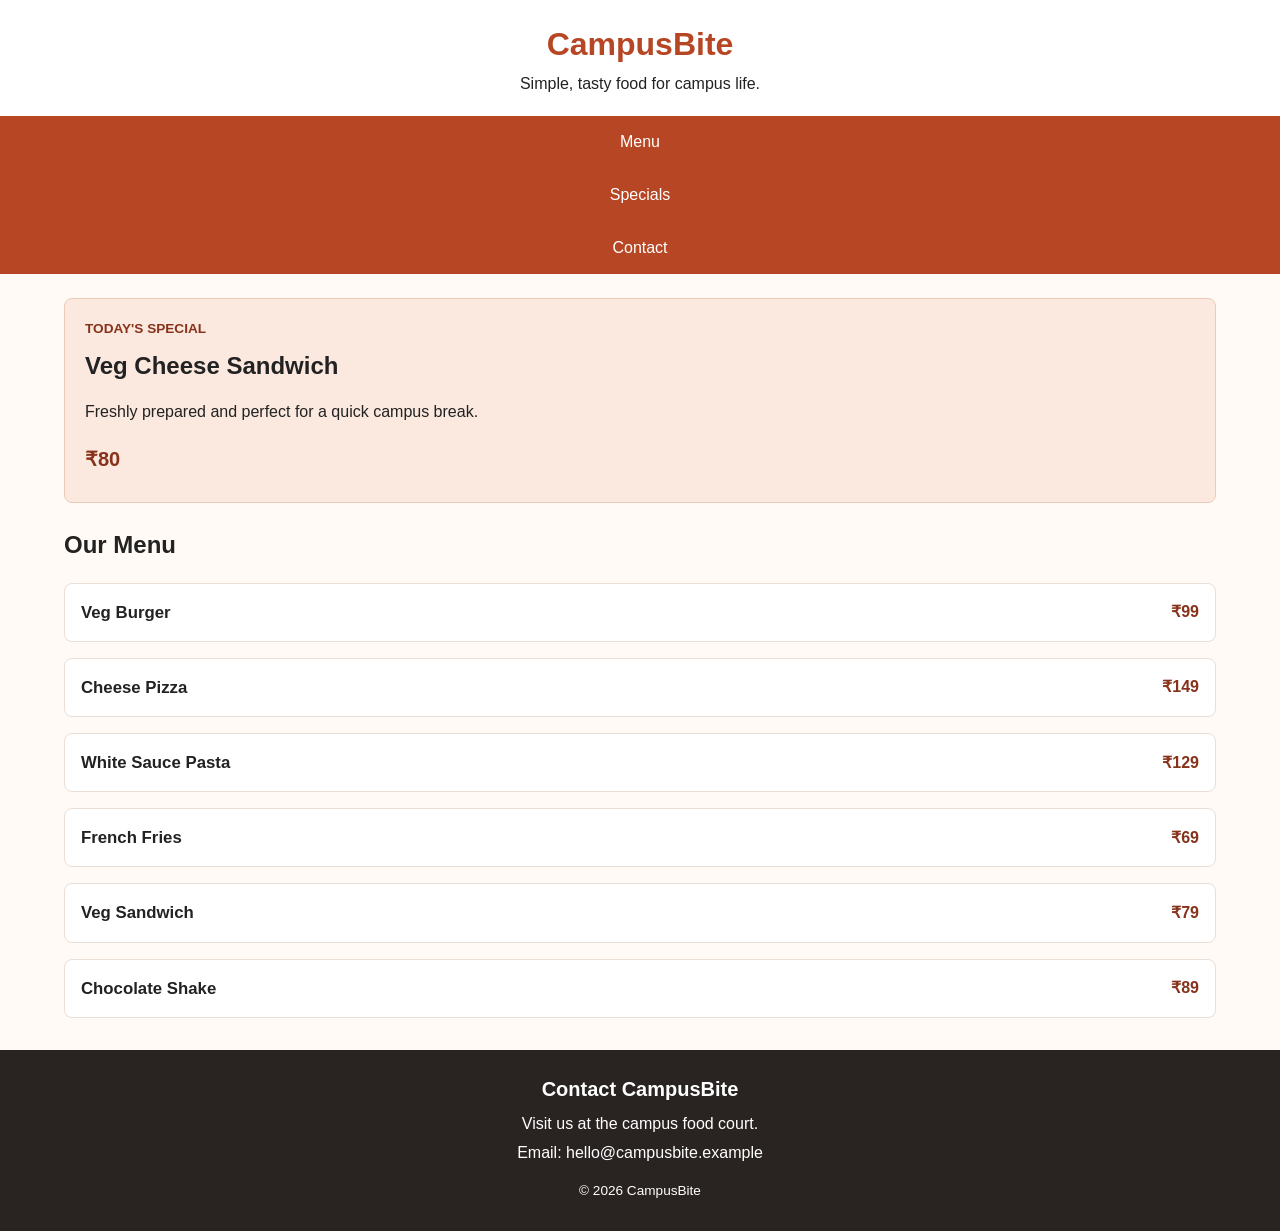
<file: campusbite 2/index.html>
<!doctype html>
<html lang="en">
<head>
  <meta charset="utf-8">
  <meta name="viewport" content="width=device-width, initial-scale=1">
  <meta name="description" content="Simple campus food menu at CampusBite.">
  <title>CampusBite</title>
  <link rel="stylesheet" href="styles.css">
</head>
<body>
  <header class="site-header">
    <div class="container">
      <h1>CampusBite</h1>
      <p>Simple, tasty food for campus life.</p>
    </div>
  </header>

  <nav class="site-nav" aria-label="Main navigation">
    <div class="container">
      <a href="#menu">Menu</a>
      <a href="#specials">Specials</a>
      <a href="#contact">Contact</a>
    </div>
  </nav>

  <main class="container">
    <section class="special" id="specials">
      <p class="eyebrow">Today's Special</p>
      <h2>Veg Cheese Sandwich</h2>
      <p>Freshly prepared and perfect for a quick campus break.</p>
      <p class="price">₹80</p>
    </section>

    <section id="menu">
      <h2>Our Menu</h2>
      <div class="menu-grid">
        <article class="menu-card">
          <h3>Veg Burger</h3>
          <p>₹99</p>
        </article>
        <article class="menu-card">
          <h3>Cheese Pizza</h3>
          <p>₹149</p>
        </article>
        <article class="menu-card">
          <h3>White Sauce Pasta</h3>
          <p>₹129</p>
        </article>
        <article class="menu-card">
          <h3>French Fries</h3>
          <p>₹69</p>
        </article>
        <article class="menu-card">
          <h3>Veg Sandwich</h3>
          <p>₹79</p>
        </article>
        <article class="menu-card">
          <h3>Chocolate Shake</h3>
          <p>₹89</p>
        </article>
      </div>
    </section>
  </main>

  <footer id="contact">
    <div class="container">
      <h2>Contact CampusBite</h2>
      <p>Visit us at the campus food court.</p>
      <p>Email: hello@campusbite.example</p>
      <p class="copyright">© 2026 CampusBite</p>
    </div>
  </footer>
</body>
</html>
</file>
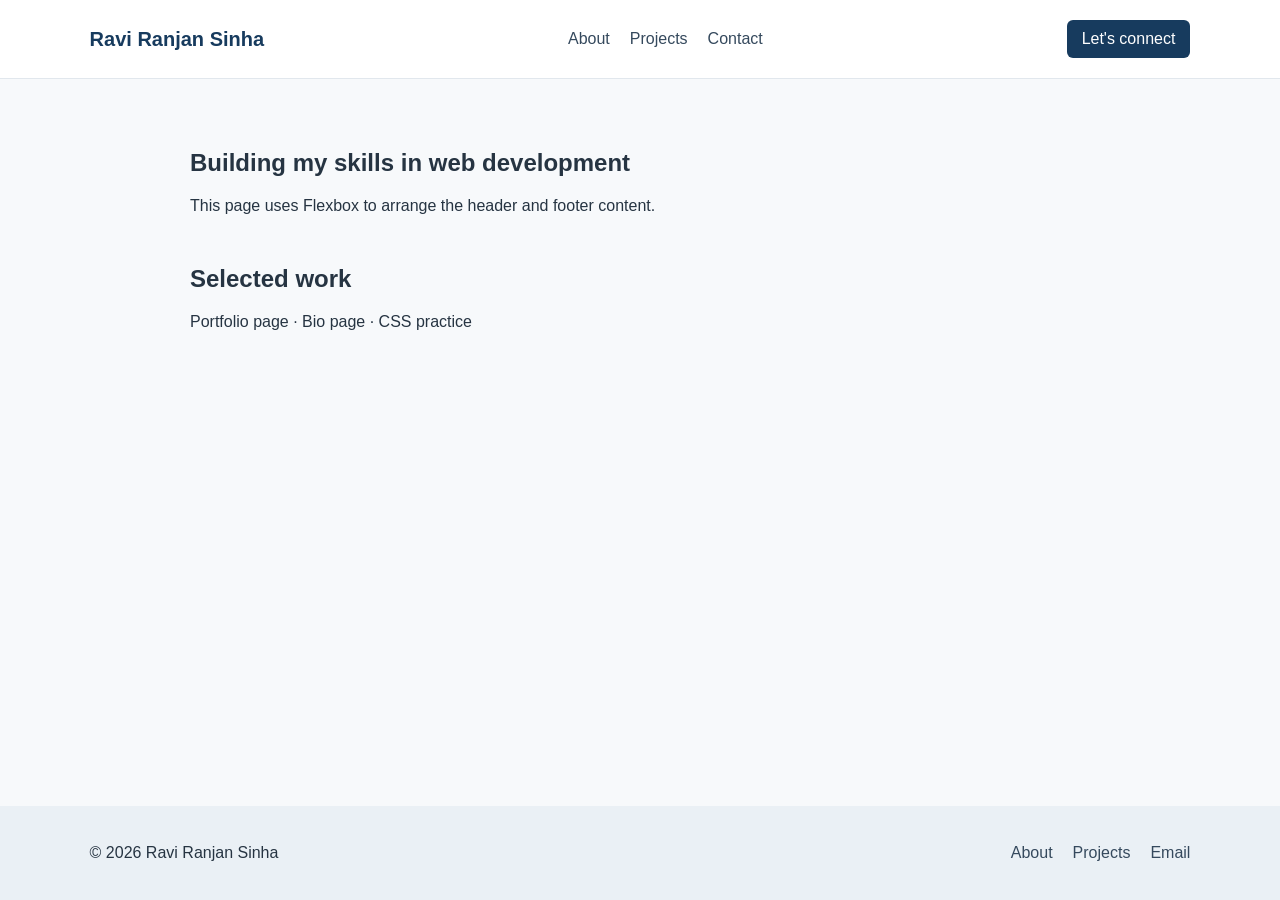
<file: P10/index.html>
<!DOCTYPE html>
<html lang="en">
<head>
    <meta charset="UTF-8">
    <meta name="viewport" content="width=device-width, initial-scale=1.0">
    <title>Portfolio Header and Footer</title>
    <link rel="stylesheet" href="style.css">
</head>
<body>
    <header class="header">
        <a class="logo" href="#">Ravi Ranjan Sinha</a>
        <nav>
            <a href="#about">About</a>
            <a href="#projects">Projects</a>
            <a href="#contact">Contact</a>
        </nav>
        <a class="header-button" href="#contact">Let's connect</a>
    </header>

    <main>
        <section id="about">
            <h1>Building my skills in web development</h1>
            <p>This page uses Flexbox to arrange the header and footer content.</p>
        </section>
        <section id="projects">
            <h2>Selected work</h2>
            <p>Portfolio page · Bio page · CSS practice</p>
        </section>
    </main>

    <footer class="footer" id="contact">
        <p>© 2026 Ravi Ranjan Sinha</p>
        <div class="footer-links">
            <a href="#about">About</a>
            <a href="#projects">Projects</a>
            <a href="mailto:raviranjansinha75209@gmail.com">Email</a>
        </div>
    </footer>
</body>
</html>
</file>
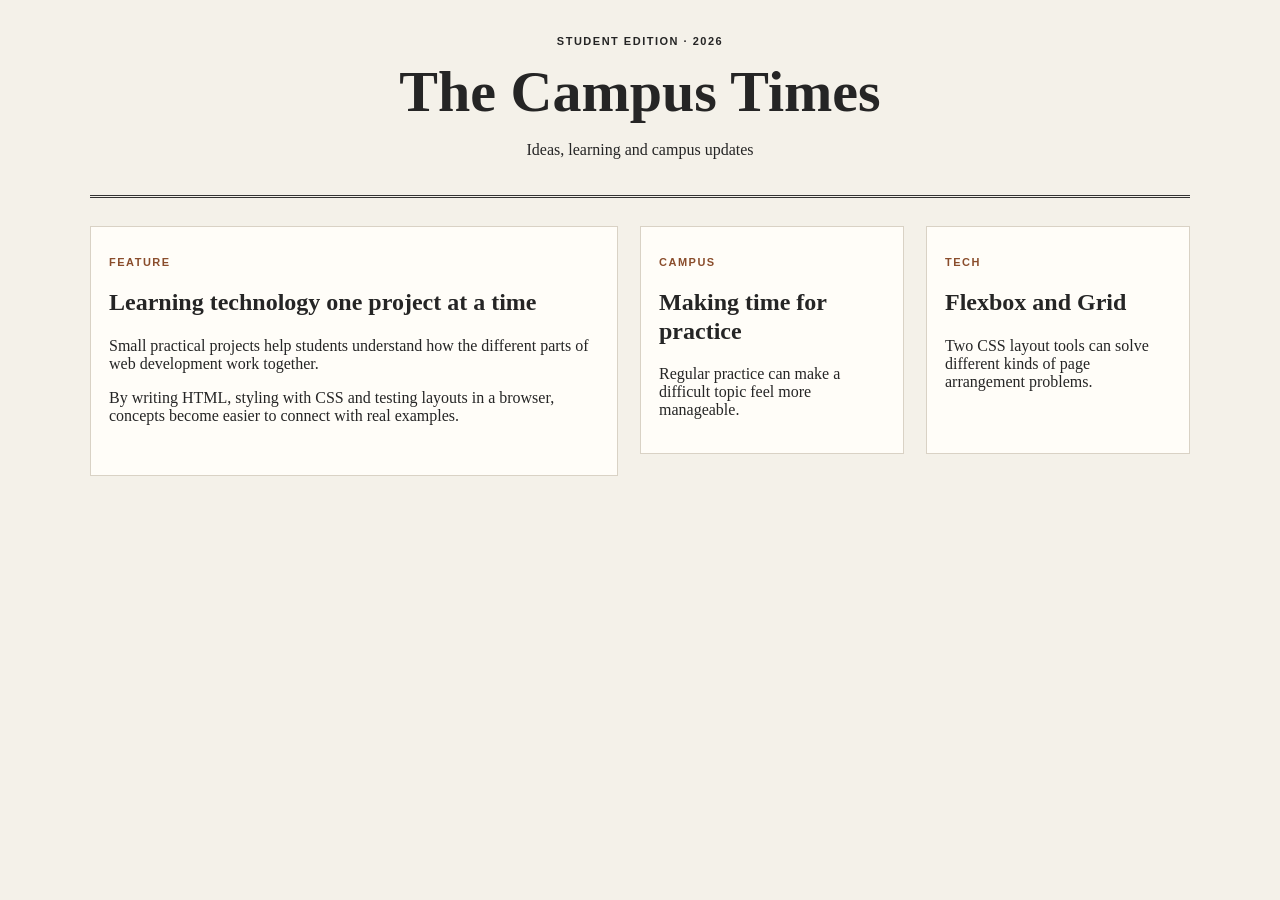
<file: P11/index.html>
<!DOCTYPE html>
<html lang="en">
<head>
    <meta charset="UTF-8">
    <meta name="viewport" content="width=device-width, initial-scale=1.0">
    <title>Newspaper Layout with CSS Grid</title>
    <link rel="stylesheet" href="style.css">
</head>
<body>
    <header class="masthead">
        <p class="date">STUDENT EDITION · 2026</p>
        <h1>The Campus Times</h1>
        <p>Ideas, learning and campus updates</p>
    </header>

    <main class="newspaper">
        <article class="story main-story">
            <p class="category">FEATURE</p>
            <h2>Learning technology one project at a time</h2>
            <p>Small practical projects help students understand how the different parts of web development work together.</p>
            <p>By writing HTML, styling with CSS and testing layouts in a browser, concepts become easier to connect with real examples.</p>
        </article>

        <article class="story side-story">
            <p class="category">CAMPUS</p>
            <h2>Making time for practice</h2>
            <p>Regular practice can make a difficult topic feel more manageable.</p>
        </article>

        <article class="story bottom-story">
            <p class="category">TECH</p>
            <h2>Flexbox and Grid</h2>
            <p>Two CSS layout tools can solve different kinds of page arrangement problems.</p>
        </article>
    </main>
</body>
</html>
</file>
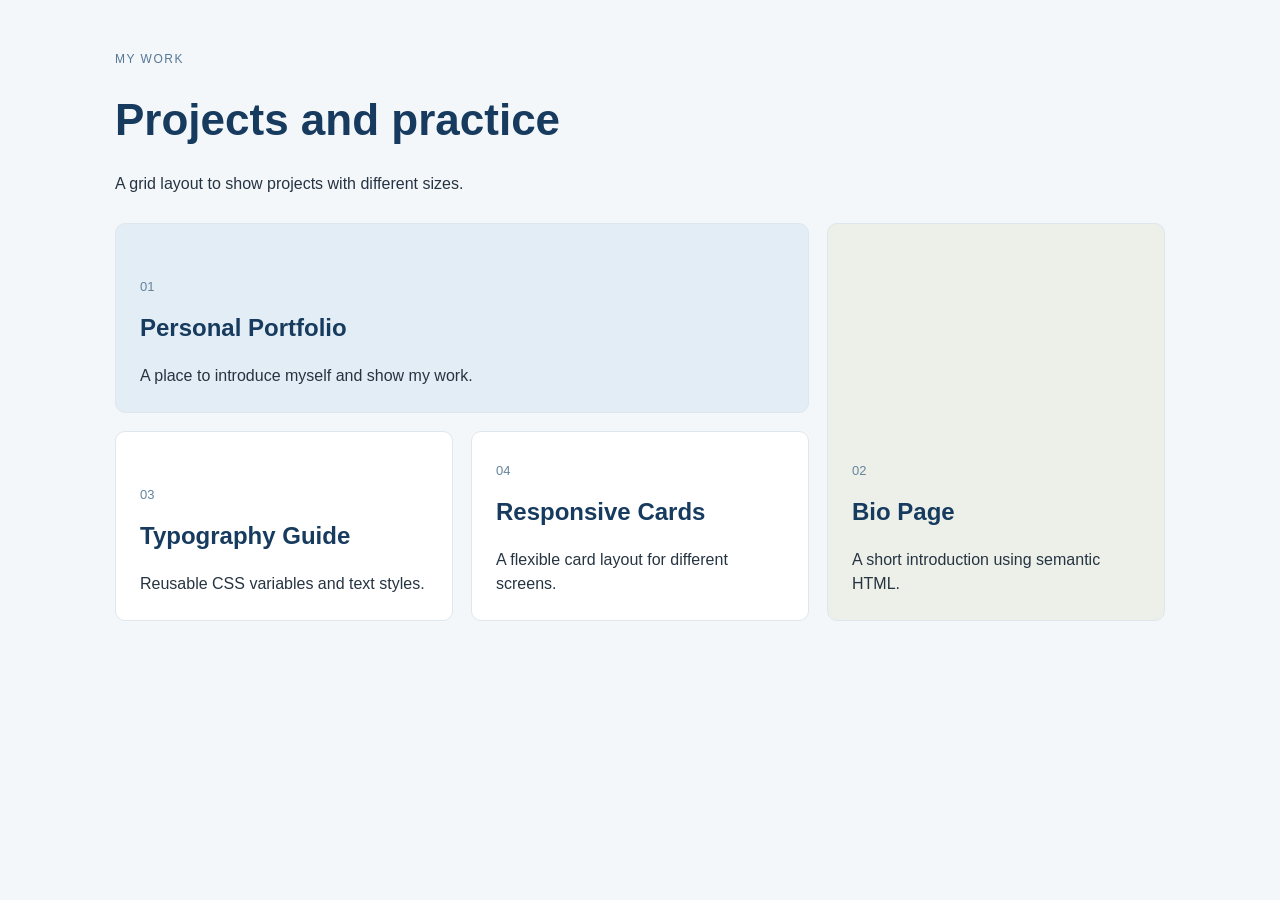
<file: P12/index.html>
<!DOCTYPE html>
<html lang="en">
<head>
    <meta charset="UTF-8">
    <meta name="viewport" content="width=device-width, initial-scale=1.0">
    <title>Portfolio Projects Grid</title>
    <link rel="stylesheet" href="style.css">
</head>
<body>
    <main class="page">
        <header class="page-heading">
            <p class="eyebrow">My work</p>
            <h1>Projects and practice</h1>
            <p>A grid layout to show projects with different sizes.</p>
        </header>

        <section class="projects">
            <article class="project project-large">
                <span>01</span>
                <h2>Personal Portfolio</h2>
                <p>A place to introduce myself and show my work.</p>
            </article>
            <article class="project project-tall">
                <span>02</span>
                <h2>Bio Page</h2>
                <p>A short introduction using semantic HTML.</p>
            </article>
            <article class="project">
                <span>03</span>
                <h2>Typography Guide</h2>
                <p>Reusable CSS variables and text styles.</p>
            </article>
            <article class="project">
                <span>04</span>
                <h2>Responsive Cards</h2>
                <p>A flexible card layout for different screens.</p>
            </article>
        </section>
    </main>
</body>
</html>
</file>
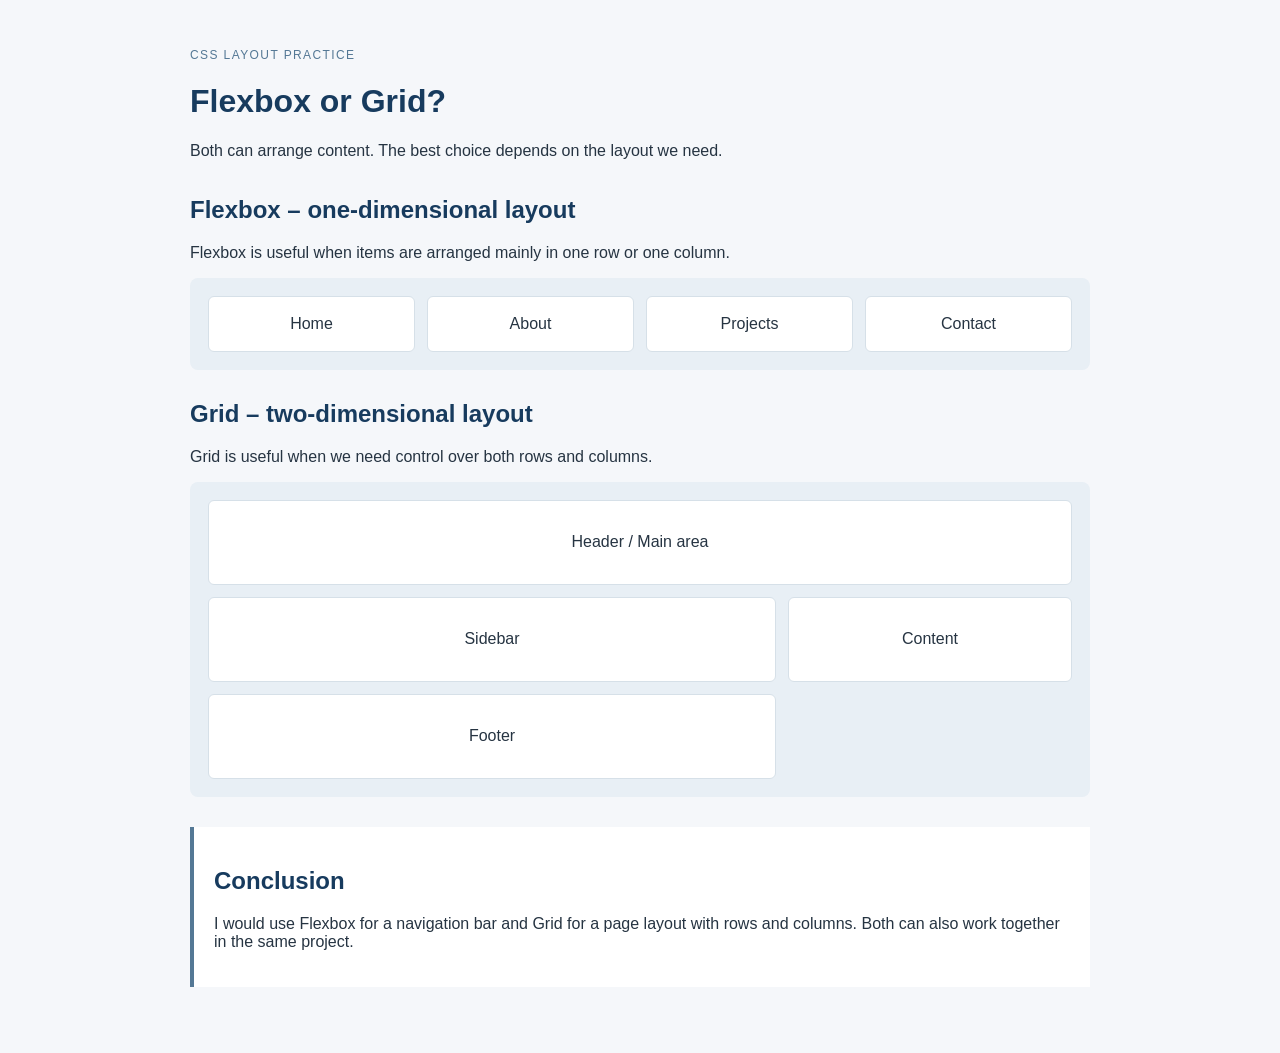
<file: P13/index.html>
<!DOCTYPE html>
<html lang="en">
<head>
    <meta charset="UTF-8">
    <meta name="viewport" content="width=device-width, initial-scale=1.0">
    <title>Flexbox and Grid Comparison</title>
    <link rel="stylesheet" href="style.css">
</head>
<body>
    <main class="page">
        <header>
            <p class="eyebrow">CSS layout practice</p>
            <h1>Flexbox or Grid?</h1>
            <p>Both can arrange content. The best choice depends on the layout we need.</p>
        </header>

        <section>
            <h2>Flexbox – one-dimensional layout</h2>
            <p>Flexbox is useful when items are arranged mainly in one row or one column.</p>
            <div class="flex-layout">
                <div>Home</div>
                <div>About</div>
                <div>Projects</div>
                <div>Contact</div>
            </div>
        </section>

        <section>
            <h2>Grid – two-dimensional layout</h2>
            <p>Grid is useful when we need control over both rows and columns.</p>
            <div class="grid-layout">
                <div class="wide">Header / Main area</div>
                <div>Sidebar</div>
                <div>Content</div>
                <div>Footer</div>
            </div>
        </section>

        <section class="note">
            <h2>Conclusion</h2>
            <p>I would use Flexbox for a navigation bar and Grid for a page layout with rows and columns. Both can also work together in the same project.</p>
        </section>
    </main>
</body>
</html>
</file>
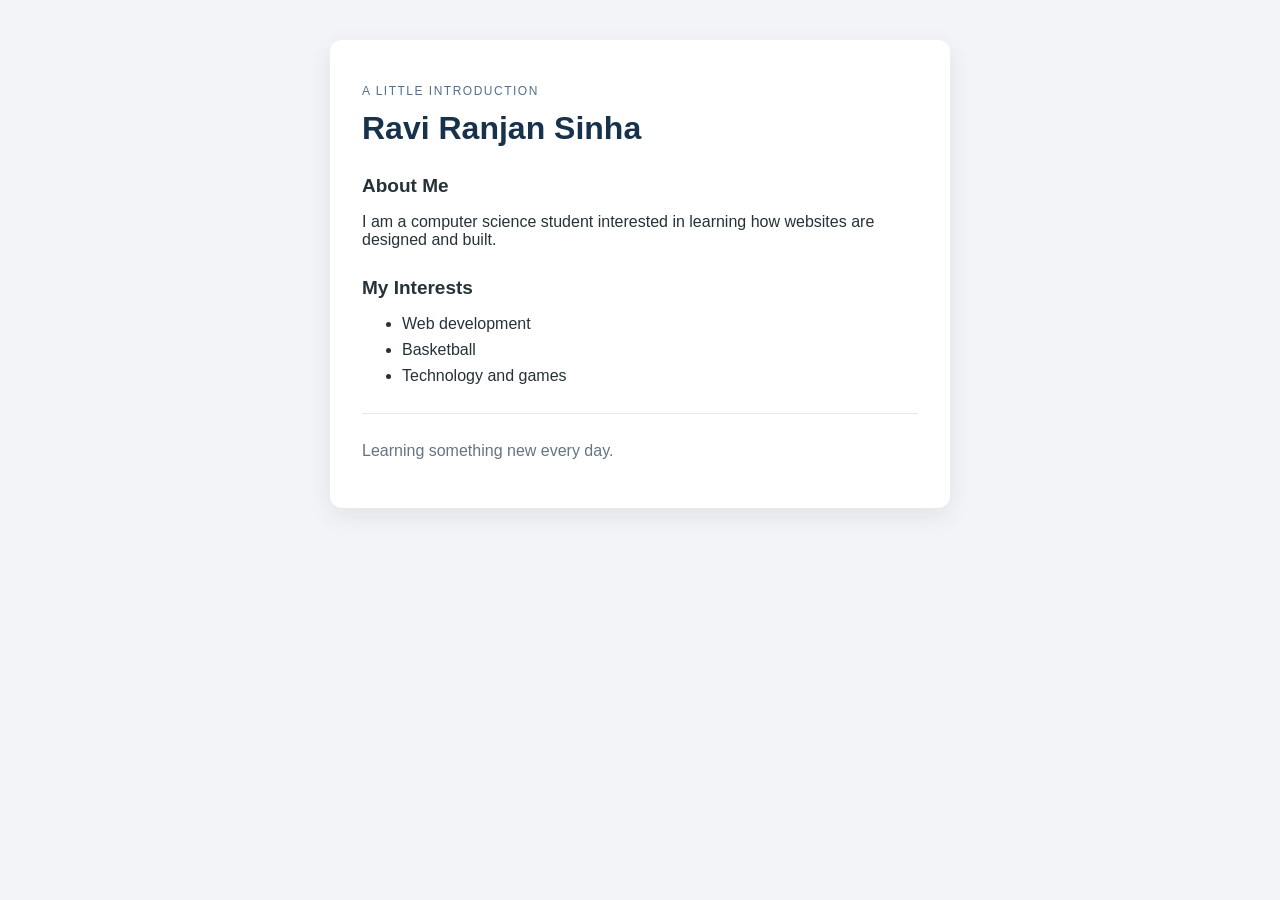
<file: P5/index.html>
<!DOCTYPE html>
<html lang="en">
<head>
    <meta charset="UTF-8">
    <meta name="viewport" content="width=device-width, initial-scale=1.0">
    <title>My Bio</title>
    <link rel="stylesheet" href="style.css">
</head>
<body>
    <main class="bio-card">
        <header>
            <p class="eyebrow">A little introduction</p>
            <h1>Ravi Ranjan Sinha</h1>
        </header>

        <section aria-labelledby="about-heading">
            <h2 id="about-heading">About Me</h2>
            <p>I am a computer science student interested in learning how websites are designed and built.</p>
        </section>

        <section aria-labelledby="interests-heading">
            <h2 id="interests-heading">My Interests</h2>
            <ul>
                <li>Web development</li>
                <li>Basketball</li>
                <li>Technology and games</li>
            </ul>
        </section>

        <footer>
            <p>Learning something new every day.</p>
        </footer>
    </main>
</body>
</html>
</file>
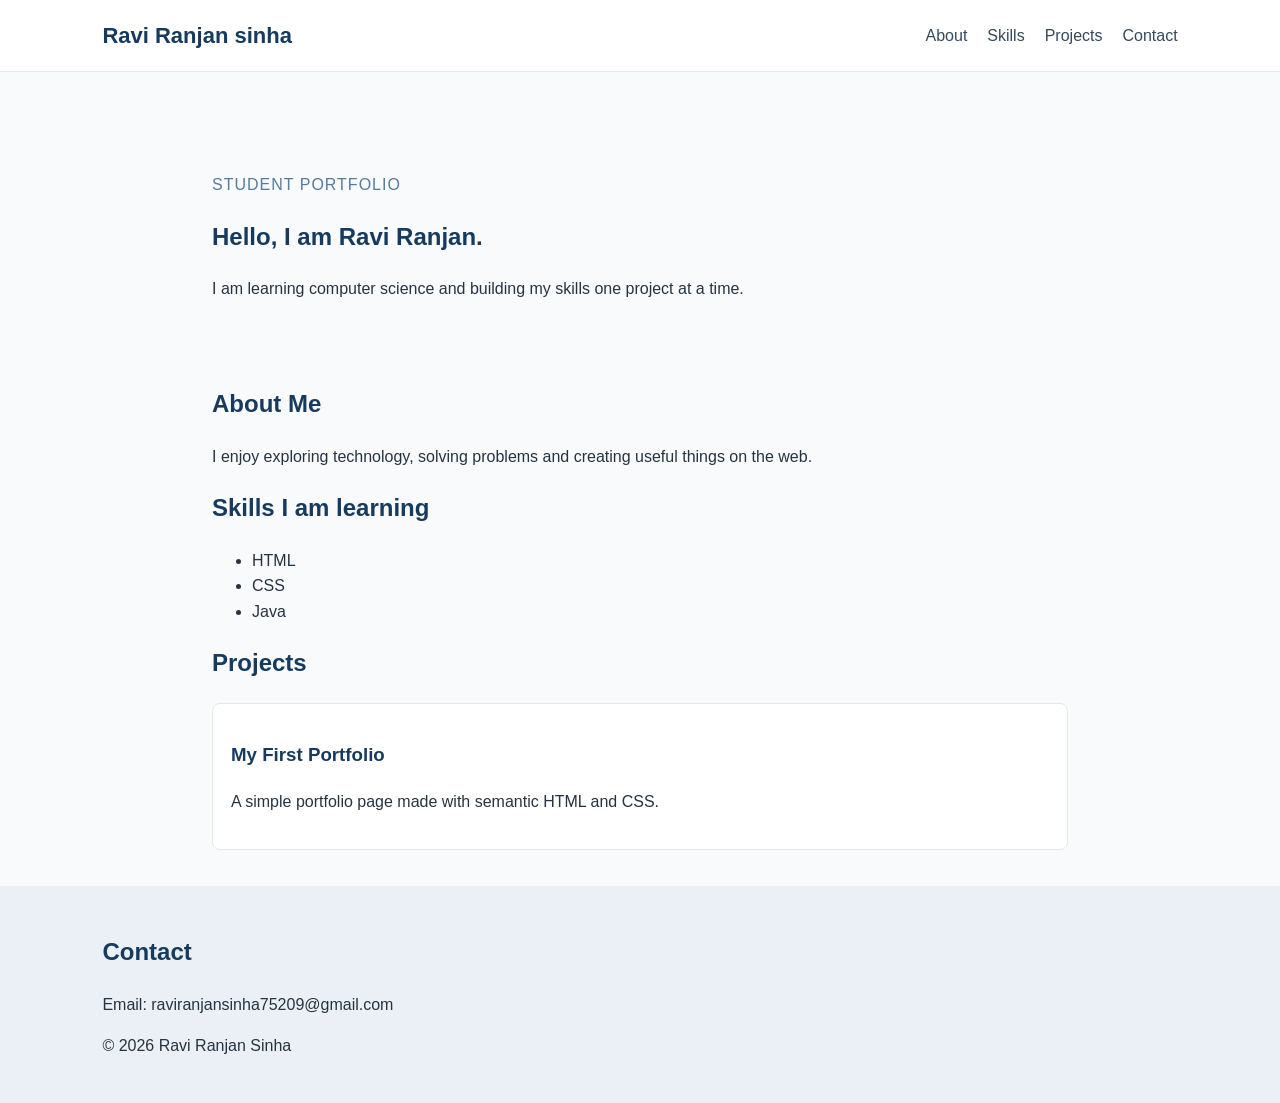
<file: P6/index.html>
<!DOCTYPE html>
<html lang="en">
<head>
    <meta charset="UTF-8">
    <meta name="viewport" content="width=device-width, initial-scale=1.0">
    <title>My Portfolio</title>
    <link rel="stylesheet" href="style.css">
</head>
<body>
    <header class="site-header">
        <a class="logo" href="#">Ravi Ranjan sinha</a>
        <nav aria-label="Main navigation">
            <a href="#about">About</a>
            <a href="#skills">Skills</a>
            <a href="#projects">Projects</a>
            <a href="#contact">Contact</a>
        </nav>
    </header>

    <main>
        <section class="intro">
            <p class="eyebrow">Student portfolio</p>
            <h1>Hello, I am Ravi Ranjan.</h1>
            <p>I am learning computer science and building my skills one project at a time.</p>
        </section>

        <section id="about">
            <h2>About Me</h2>
            <p>I enjoy exploring technology, solving problems and creating useful things on the web.</p>
        </section>

        <section id="skills">
            <h2>Skills I am learning</h2>
            <ul>
                <li>HTML</li>
                <li>CSS</li>
                <li>Java</li>
            </ul>
        </section>

        <section id="projects">
            <h2>Projects</h2>
            <article class="project">
                <h3>My First Portfolio</h3>
                <p>A simple portfolio page made with semantic HTML and CSS.</p>
            </article>
        </section>
    </main>

    <footer id="contact">
        <h2>Contact</h2>
        <p>Email: raviranjansinha75209@gmail.com</p>
        <p>&copy; 2026 Ravi Ranjan Sinha</p>
    </footer>
</body>
</html>
</file>
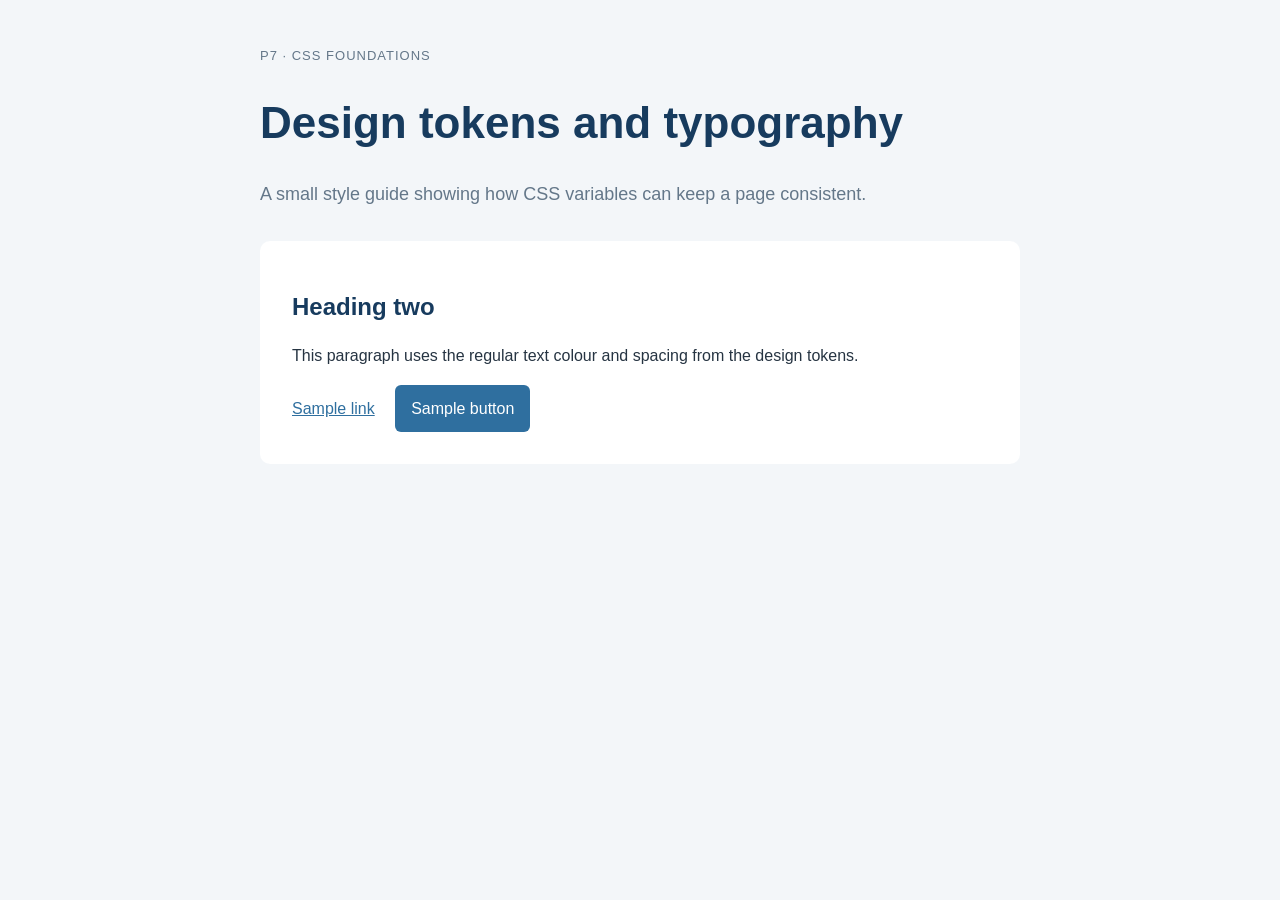
<file: P7/index.html>
<!DOCTYPE html>
<html lang="en">
<head>
    <meta charset="UTF-8">
    <meta name="viewport" content="width=device-width, initial-scale=1.0">
    <title>Design Tokens and Typography</title>
    <link rel="stylesheet" href="style.css">
</head>
<body>
    <main class="page">
        <p class="eyebrow">P7 · CSS foundations</p>
        <h1>Design tokens and typography</h1>
        <p class="lead">A small style guide showing how CSS variables can keep a page consistent.</p>

        <section class="sample">
            <h2>Heading two</h2>
            <p>This paragraph uses the regular text colour and spacing from the design tokens.</p>
            <a href="#">Sample link</a>
            <button type="button">Sample button</button>
        </section>
    </main>
</body>
</html>
</file>
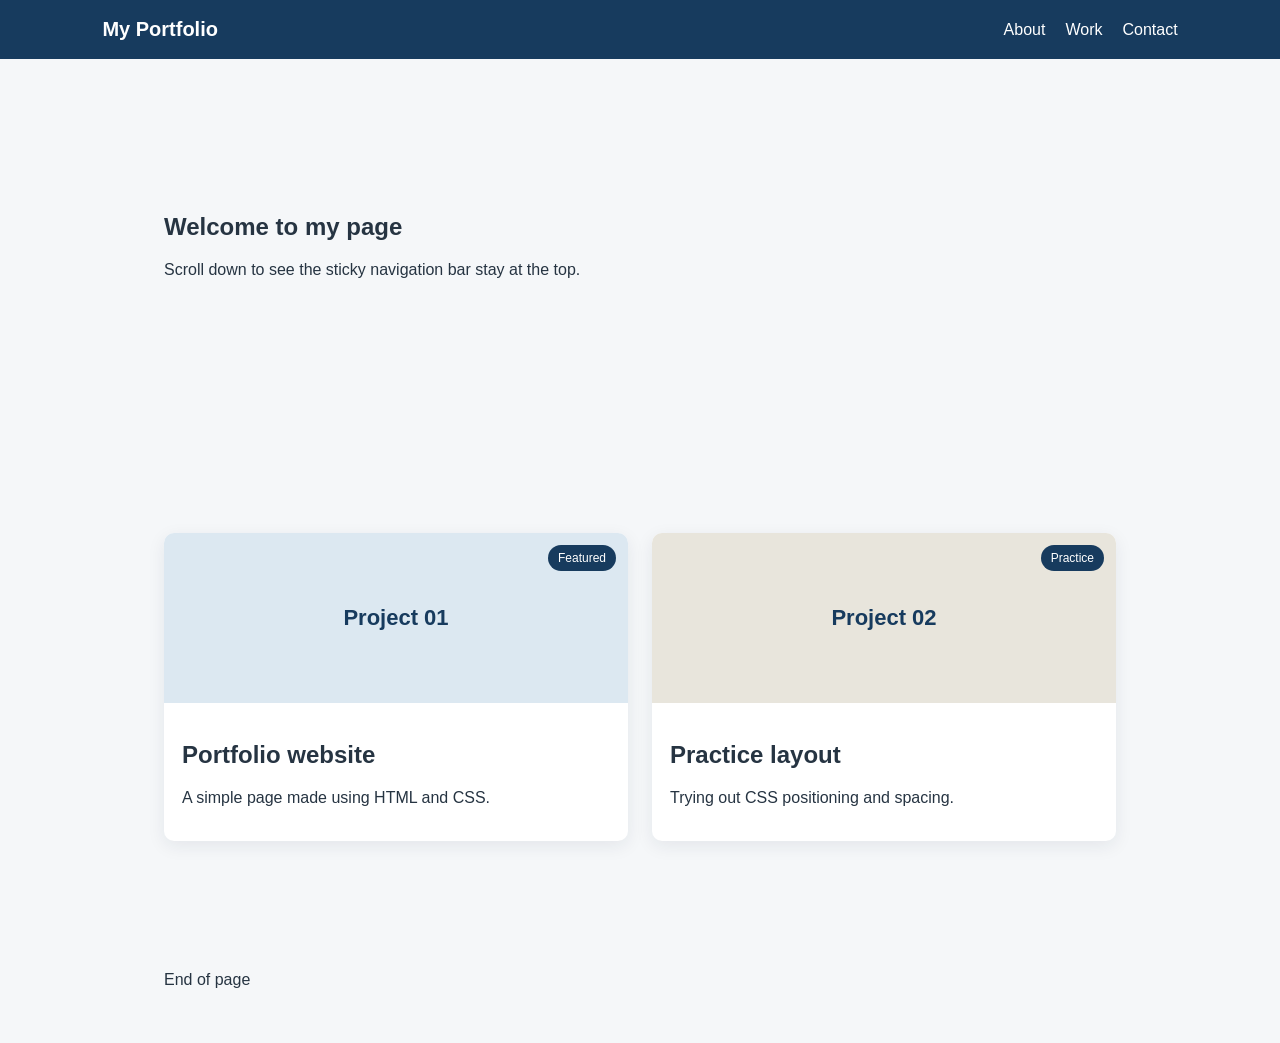
<file: P8/index.html>
<!DOCTYPE html>
<html lang="en">
<head>
    <meta charset="UTF-8">
    <meta name="viewport" content="width=device-width, initial-scale=1.0">
    <title>Sticky Navbar and Card Overlay</title>
    <link rel="stylesheet" href="style.css">
</head>
<body>
    <nav class="navbar">
        <a href="#" class="brand">My Portfolio</a>
        <div class="nav-links">
            <a href="#about">About</a>
            <a href="#work">Work</a>
            <a href="#contact">Contact</a>
        </div>
    </nav>

    <main>
        <section class="hero" id="about">
            <h1>Welcome to my page</h1>
            <p>Scroll down to see the sticky navigation bar stay at the top.</p>
        </section>

        <section class="cards" id="work">
            <article class="card">
                <div class="card-image">Project 01</div>
                <div class="card-content">
                    <h2>Portfolio website</h2>
                    <p>A simple page made using HTML and CSS.</p>
                </div>
                <span class="card-label">Featured</span>
            </article>
            <article class="card">
                <div class="card-image second">Project 02</div>
                <div class="card-content">
                    <h2>Practice layout</h2>
                    <p>Trying out CSS positioning and spacing.</p>
                </div>
                <span class="card-label">Practice</span>
            </article>
        </section>
        <footer id="contact">End of page</footer>
    </main>
</body>
</html>
</file>
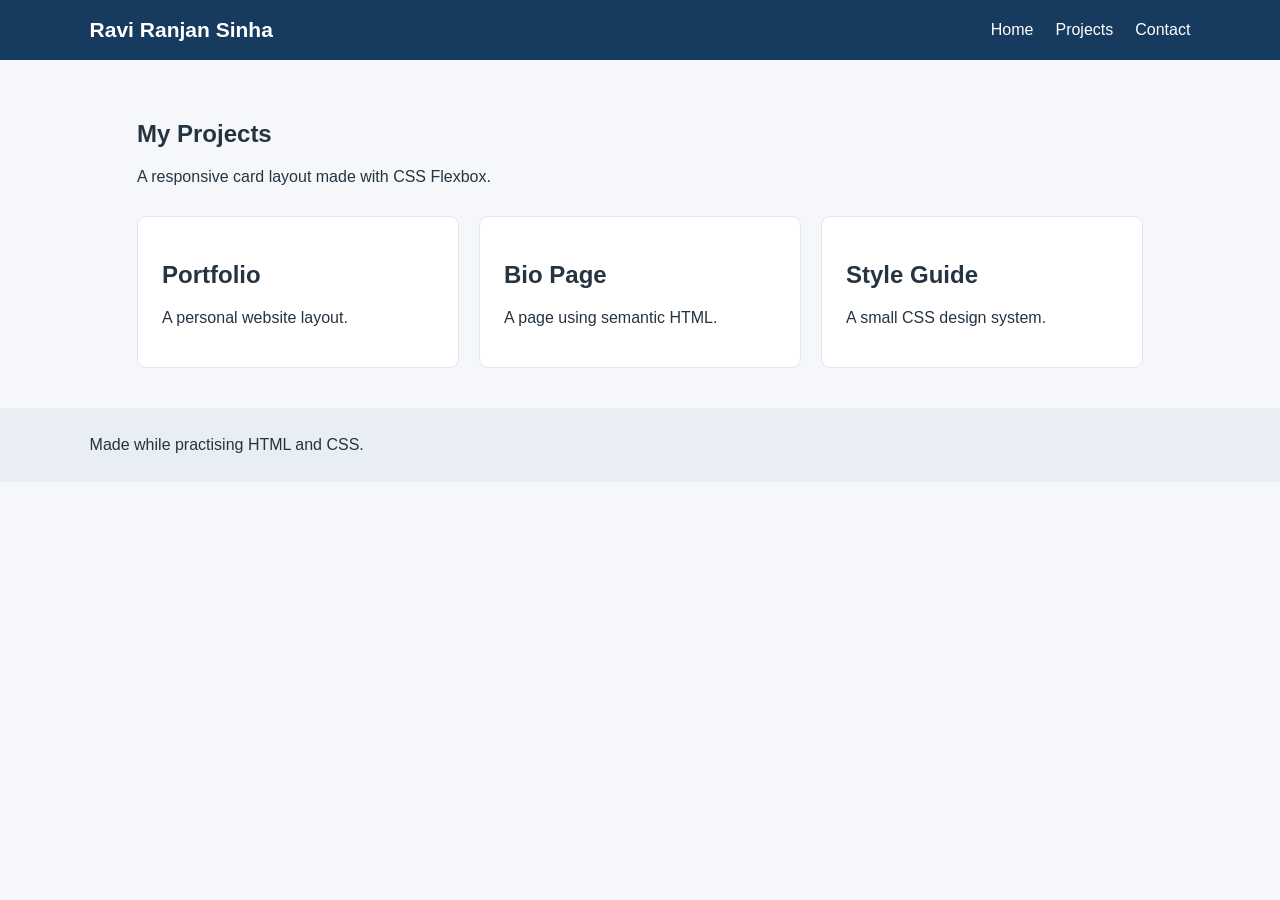
<file: P9/index.html>
<!DOCTYPE html>
<html lang="en">
<head>
    <meta charset="UTF-8">
    <meta name="viewport" content="width=device-width, initial-scale=1.0">
    <title>Responsive Flexbox Layout</title>
    <link rel="stylesheet" href="style.css">
</head>
<body>
    <header class="navbar">
        <a class="logo" href="#">Ravi Ranjan Sinha</a>
        <nav>
            <a href="#home">Home</a>
            <a href="#projects">Projects</a>
            <a href="#contact">Contact</a>
        </nav>
    </header>

    <main id="home">
        <section class="intro">
            <h1>My Projects</h1>
            <p>A responsive card layout made with CSS Flexbox.</p>
        </section>

        <section class="project-grid" id="projects">
            <article class="project-card"><h2>Portfolio</h2><p>A personal website layout.</p></article>
            <article class="project-card"><h2>Bio Page</h2><p>A page using semantic HTML.</p></article>
            <article class="project-card"><h2>Style Guide</h2><p>A small CSS design system.</p></article>
        </section>
    </main>

    <footer id="contact">Made while practising HTML and CSS.</footer>
</body>
</html>
</file>
<file: campusbite 2/styles.css>
/* Basic mobile-first styles. No media queries and no JavaScript. */
* {
  box-sizing: border-box;
}

body {
  margin: 0;
  font-family: Arial, sans-serif;
  font-size: 1rem;
  line-height: 1.5;
  color: #222;
  background: #fffaf5;
}

.container {
  width: 90%;
  margin: 0 auto;
}

.site-header {
  padding: 1.25rem 0;
  text-align: center;
  background: #ffffff;
}

.site-header h1 {
  margin: 0;
  color: #b74724;
  font-size: 2rem;
}

.site-header p {
  margin: 0.25rem 0 0;
}

.site-nav {
  background: #b74724;
}

.site-nav a {
  display: block;
  width: 100%;
  padding: 0.9rem 1rem;
  color: white;
  text-align: center;
  text-decoration: none;
}

.site-nav a:hover {
  background: #87331b;
}

.special {
  margin: 1.5rem 0;
  padding: 1.25rem;
  border: 1px solid #edc9b7;
  border-radius: 0.5rem;
  background: #fbe9df;
}

.eyebrow {
  margin: 0;
  color: #87331b;
  font-size: 0.85rem;
  font-weight: bold;
  text-transform: uppercase;
}

.special h2 {
  margin: 0.4rem 0;
  font-size: 1.5rem;
}

.special p {
  margin-bottom: 0.5rem;
}

.price {
  color: #87331b;
  font-size: 1.25rem;
  font-weight: bold;
}

#menu {
  margin-bottom: 2rem;
}

#menu > h2 {
  font-size: 1.5rem;
}

.menu-grid {
  display: grid;
  grid-template-columns: 1fr;
  gap: 1rem;
}

.menu-card {
  display: flex;
  align-items: center;
  justify-content: space-between;
  gap: 1rem;
  min-width: 0;
  padding: 1rem;
  border: 1px solid #eaded5;
  border-radius: 0.5rem;
  background: #ffffff;
}

.menu-card h3 {
  margin: 0;
  font-size: 1.05rem;
}

.menu-card p {
  margin: 0;
  color: #87331b;
  font-weight: bold;
}

footer {
  padding: 1.5rem 0;
  color: #ffffff;
  text-align: center;
  background: #292421;
}

footer h2 {
  margin: 0 0 0.5rem;
  font-size: 1.25rem;
}

footer p {
  margin: 0.35rem 0;
}

.copyright {
  margin-top: 1rem;
  font-size: 0.85rem;
}
</file>
<file: P10/style.css>
* {
    box-sizing: border-box;
}

body {
    min-height: 100vh;
    margin: 0;
    display: flex;
    flex-direction: column;
    font-family: Arial, sans-serif;
    color: #263442;
    background: #f7f9fb;
}

.header {
    display: flex;
    justify-content: space-between;
    align-items: center;
    flex-wrap: wrap;
    gap: 18px;
    padding: 20px 7%;
    background: white;
    border-bottom: 1px solid #e1e7ed;
}

.logo {
    color: #173b5e;
    font-size: 20px;
    font-weight: bold;
    text-decoration: none;
}

nav, .footer-links {
    display: flex;
    align-items: center;
    gap: 20px;
}

nav a, .footer a {
    color: #35495d;
    text-decoration: none;
}

.header-button {
    padding: 10px 15px;
    border-radius: 6px;
    background: #173b5e;
    color: white;
    text-decoration: none;
}

main {
    flex: 1;
    width: min(900px, 86%);
    margin: 50px auto;
}

main section {
    margin-bottom: 50px;
}

.footer {
    display: flex;
    justify-content: space-between;
    align-items: center;
    flex-wrap: wrap;
    gap: 15px;
    padding: 22px 7%;
    background: #eaf0f5;
}

@media (max-width: 650px) {
    .header, .footer {
        align-items: flex-start;
        flex-direction: column;
    }
}
</file>
<file: P11/style.css>
* {
    box-sizing: border-box;
}

body {
    margin: 0;
    padding: 24px;
    font-family: Georgia, serif;
    color: #252525;
    background: #f4f1e9;
}

.masthead {
    max-width: 1100px;
    margin: 0 auto 28px;
    padding-bottom: 20px;
    text-align: center;
    border-bottom: 3px double #333;
}

.masthead h1 {
    margin: 8px 0;
    font-size: clamp(34px, 6vw, 58px);
}

.date, .category {
    font-family: Arial, sans-serif;
    font-size: 11px;
    letter-spacing: 1.5px;
    font-weight: bold;
}

.newspaper {
    display: grid;
    grid-template-columns: 2fr 1fr 1fr;
    gap: 22px;
    max-width: 1100px;
    margin: auto;
}

.story {
    padding: 18px;
    background: #fffdf8;
    border: 1px solid #d9d2c5;
}

.main-story {
    grid-row: span 2;
}

.story h2 {
    line-height: 1.2;
}

.category {
    color: #8a4d2c;
}

@media (max-width: 750px) {
    .newspaper {
        grid-template-columns: 1fr 1fr;
    }

    .main-story {
        grid-column: 1 / -1;
        grid-row: auto;
    }
}

@media (max-width: 520px) {
    body {
        padding: 14px;
    }

    .newspaper {
        grid-template-columns: 1fr;
    }

    .main-story {
        grid-column: auto;
    }
}
</file>
<file: P12/style.css>
* {
    box-sizing: border-box;
}

body {
    margin: 0;
    padding: 40px 18px;
    font-family: Arial, sans-serif;
    color: #263442;
    background: #f4f7fa;
}

.page {
    max-width: 1050px;
    margin: auto;
}

.eyebrow {
    color: #547895;
    text-transform: uppercase;
    letter-spacing: 1.5px;
    font-size: 12px;
}

.page-heading {
    margin-bottom: 30px;
}

.page-heading h1 {
    color: #173b5e;
    font-size: clamp(30px, 5vw, 44px);
}

.projects {
    display: grid;
    grid-template-columns: repeat(3, 1fr);
    grid-auto-rows: minmax(190px, auto);
    gap: 18px;
}

.project {
    display: flex;
    flex-direction: column;
    justify-content: flex-end;
    padding: 24px;
    background: white;
    border: 1px solid #dfe7ee;
    border-radius: 10px;
}

.project span {
    color: #64839d;
    font-size: 13px;
}

.project h2 {
    margin-bottom: 6px;
    color: #173b5e;
}

.project p {
    margin-bottom: 0;
    line-height: 1.5;
}

.project-large {
    grid-column: span 2;
    background: #e3edf5;
}

.project-tall {
    grid-row: span 2;
    background: #edf0e9;
}

@media (max-width: 700px) {
    .projects {
        grid-template-columns: repeat(2, 1fr);
    }

    .project-large {
        grid-column: span 2;
    }

    .project-tall {
        grid-row: auto;
    }
}

@media (max-width: 480px) {
    .projects {
        grid-template-columns: 1fr;
    }

    .project-large {
        grid-column: auto;
    }
}
</file>
<file: P13/style.css>
* {
    box-sizing: border-box;
}

body {
    margin: 0;
    padding: 36px 18px;
    font-family: Arial, sans-serif;
    color: #263442;
    background: #f5f7fa;
}

.page {
    max-width: 900px;
    margin: auto;
}

header {
    margin-bottom: 36px;
}

.eyebrow {
    color: #547895;
    text-transform: uppercase;
    letter-spacing: 1.4px;
    font-size: 12px;
}

h1, h2 {
    color: #173b5e;
}

section {
    margin: 30px 0;
}

.flex-layout {
    display: flex;
    flex-wrap: wrap;
    gap: 12px;
    padding: 18px;
    background: #e8eff5;
    border-radius: 8px;
}

.flex-layout div {
    flex: 1 1 120px;
    padding: 18px;
    text-align: center;
    background: white;
    border: 1px solid #d6e0e8;
    border-radius: 6px;
}

.grid-layout {
    display: grid;
    grid-template-columns: 2fr 1fr;
    gap: 12px;
    padding: 18px;
    background: #e8eff5;
    border-radius: 8px;
}

.grid-layout div {
    min-height: 85px;
    display: grid;
    place-items: center;
    padding: 14px;
    background: white;
    border: 1px solid #d6e0e8;
    border-radius: 6px;
}

.grid-layout .wide {
    grid-column: 1 / -1;
}

.note {
    padding: 20px;
    background: white;
    border-left: 4px solid #547895;
}

@media (max-width: 520px) {
    .grid-layout {
        grid-template-columns: 1fr;
    }

    .grid-layout .wide {
        grid-column: auto;
    }
}
</file>
<file: P5/style.css>
* {
    box-sizing: border-box;
}

body {
    margin: 0;
    padding: 40px 16px;
    font-family: Arial, sans-serif;
    background: #f2f4f7;
    color: #263238;
}

.bio-card {
    max-width: 620px;
    margin: 0 auto;
    padding: 32px;
    background: #ffffff;
    border-radius: 12px;
    box-shadow: 0 8px 24px rgba(20, 35, 50, 0.08);
}

.eyebrow {
    color: #54708a;
    text-transform: uppercase;
    letter-spacing: 1.5px;
    font-size: 12px;
}

h1 {
    margin-top: 8px;
    color: #18324b;
}

h2 {
    margin-top: 28px;
    font-size: 19px;
}

li {
    margin: 8px 0;
}

footer {
    margin-top: 28px;
    padding-top: 12px;
    border-top: 1px solid #e3e8ed;
    color: #647482;
}
</file>
<file: P6/style.css>
* {
    box-sizing: border-box;
}

body {
    margin: 0;
    font-family: Arial, sans-serif;
    line-height: 1.6;
    color: #263442;
    background: #f8fafc;
}

.site-header {
    display: flex;
    justify-content: space-between;
    align-items: center;
    padding: 18px 8%;
    background: #ffffff;
    border-bottom: 1px solid #e3e9ef;
}

.logo {
    color: #173b5e;
    font-size: 22px;
    font-weight: bold;
    text-decoration: none;
}

nav {
    display: flex;
    gap: 20px;
}

nav a {
    color: #35495d;
    text-decoration: none;
}

main {
    max-width: 900px;
    margin: 0 auto;
    padding: 36px 22px;
}

.intro {
    padding: 48px 0;
}

.eyebrow {
    color: #567b9c;
    text-transform: uppercase;
    letter-spacing: 1px;
}

h1, h2, h3 {
    color: #173b5e;
}

.project {
    padding: 18px;
    background: #ffffff;
    border: 1px solid #e3e9ef;
    border-radius: 8px;
}

footer {
    padding: 28px 8%;
    background: #eaf0f5;
}
</file>
<file: P7/style.css>
:root {
    --color-text: #263442;
    --color-heading: #173b5e;
    --color-muted: #647789;
    --color-accent: #2f6f9f;
    --color-surface: #ffffff;
    --color-page: #f3f6f9;
    --space-small: 8px;
    --space-medium: 16px;
    --space-large: 32px;
    --font-body: Arial, sans-serif;
}

* {
    box-sizing: border-box;
}

body {
    margin: 0;
    padding: var(--space-large) 18px;
    background: var(--color-page);
    color: var(--color-text);
    font-family: var(--font-body);
    line-height: 1.7;
}

.page {
    max-width: 760px;
    margin: auto;
}

.eyebrow {
    color: var(--color-muted);
    letter-spacing: 1px;
    text-transform: uppercase;
    font-size: 13px;
}

h1, h2 {
    color: var(--color-heading);
    line-height: 1.2;
}

h1 {
    font-size: clamp(30px, 5vw, 44px);
}

.lead {
    color: var(--color-muted);
    font-size: 18px;
}

.sample {
    margin-top: var(--space-large);
    padding: var(--space-large);
    background: var(--color-surface);
    border-radius: 10px;
}

a {
    color: var(--color-accent);
}

button {
    margin-left: var(--space-medium);
    padding: 10px 16px;
    border: 0;
    border-radius: 6px;
    background: var(--color-accent);
    color: white;
    font: inherit;
}
</file>
<file: P8/style.css>
* {
    box-sizing: border-box;
}

body {
    margin: 0;
    font-family: Arial, sans-serif;
    color: #263442;
    background: #f5f7f9;
}

.navbar {
    position: sticky;
    top: 0;
    z-index: 10;
    display: flex;
    justify-content: space-between;
    align-items: center;
    padding: 18px 8%;
    background: #173b5e;
}

.navbar a {
    color: white;
    text-decoration: none;
}

.brand {
    font-weight: bold;
    font-size: 20px;
}

.nav-links {
    display: flex;
    gap: 20px;
}

main {
    max-width: 1000px;
    margin: auto;
    padding: 24px;
}

.hero {
    min-height: 420px;
    padding-top: 110px;
}

.cards {
    display: flex;
    flex-wrap: wrap;
    gap: 24px;
    padding: 30px 0 100px;
}

.card {
    position: relative;
    flex: 1 1 280px;
    overflow: hidden;
    background: white;
    border-radius: 10px;
    box-shadow: 0 5px 18px rgba(20, 40, 60, 0.08);
}

.card-image {
    display: grid;
    place-items: center;
    min-height: 170px;
    background: #dce8f1;
    color: #173b5e;
    font-size: 22px;
    font-weight: bold;
}

.card-image.second {
    background: #e8e5dc;
}

.card-content {
    padding: 18px;
}

.card-label {
    position: absolute;
    top: 12px;
    right: 12px;
    padding: 6px 10px;
    border-radius: 20px;
    background: #173b5e;
    color: white;
    font-size: 12px;
}

footer {
    padding: 30px 0;
}
</file>
<file: P9/style.css>
* {
    box-sizing: border-box;
}

body {
    margin: 0;
    font-family: Arial, sans-serif;
    color: #263442;
    background: #f5f7fa;
}

.navbar {
    display: flex;
    justify-content: space-between;
    align-items: center;
    padding: 18px 7%;
    background: #173b5e;
}

.logo, nav a {
    color: white;
    text-decoration: none;
}

.logo {
    font-size: 21px;
    font-weight: bold;
}

nav {
    display: flex;
    gap: 22px;
}

main {
    max-width: 1050px;
    margin: auto;
    padding: 40px 22px;
}

.intro {
    margin-bottom: 30px;
}

.project-grid {
    display: flex;
    flex-wrap: wrap;
    gap: 20px;
}

.project-card {
    flex: 1 1 260px;
    padding: 24px;
    background: white;
    border: 1px solid #e1e7ed;
    border-radius: 9px;
}

footer {
    padding: 28px 7%;
    background: #e8eef3;
}

@media (max-width: 600px) {
    .navbar {
        align-items: flex-start;
        flex-direction: column;
        gap: 14px;
    }

    nav {
        flex-wrap: wrap;
        gap: 14px;
    }
}
</file>
